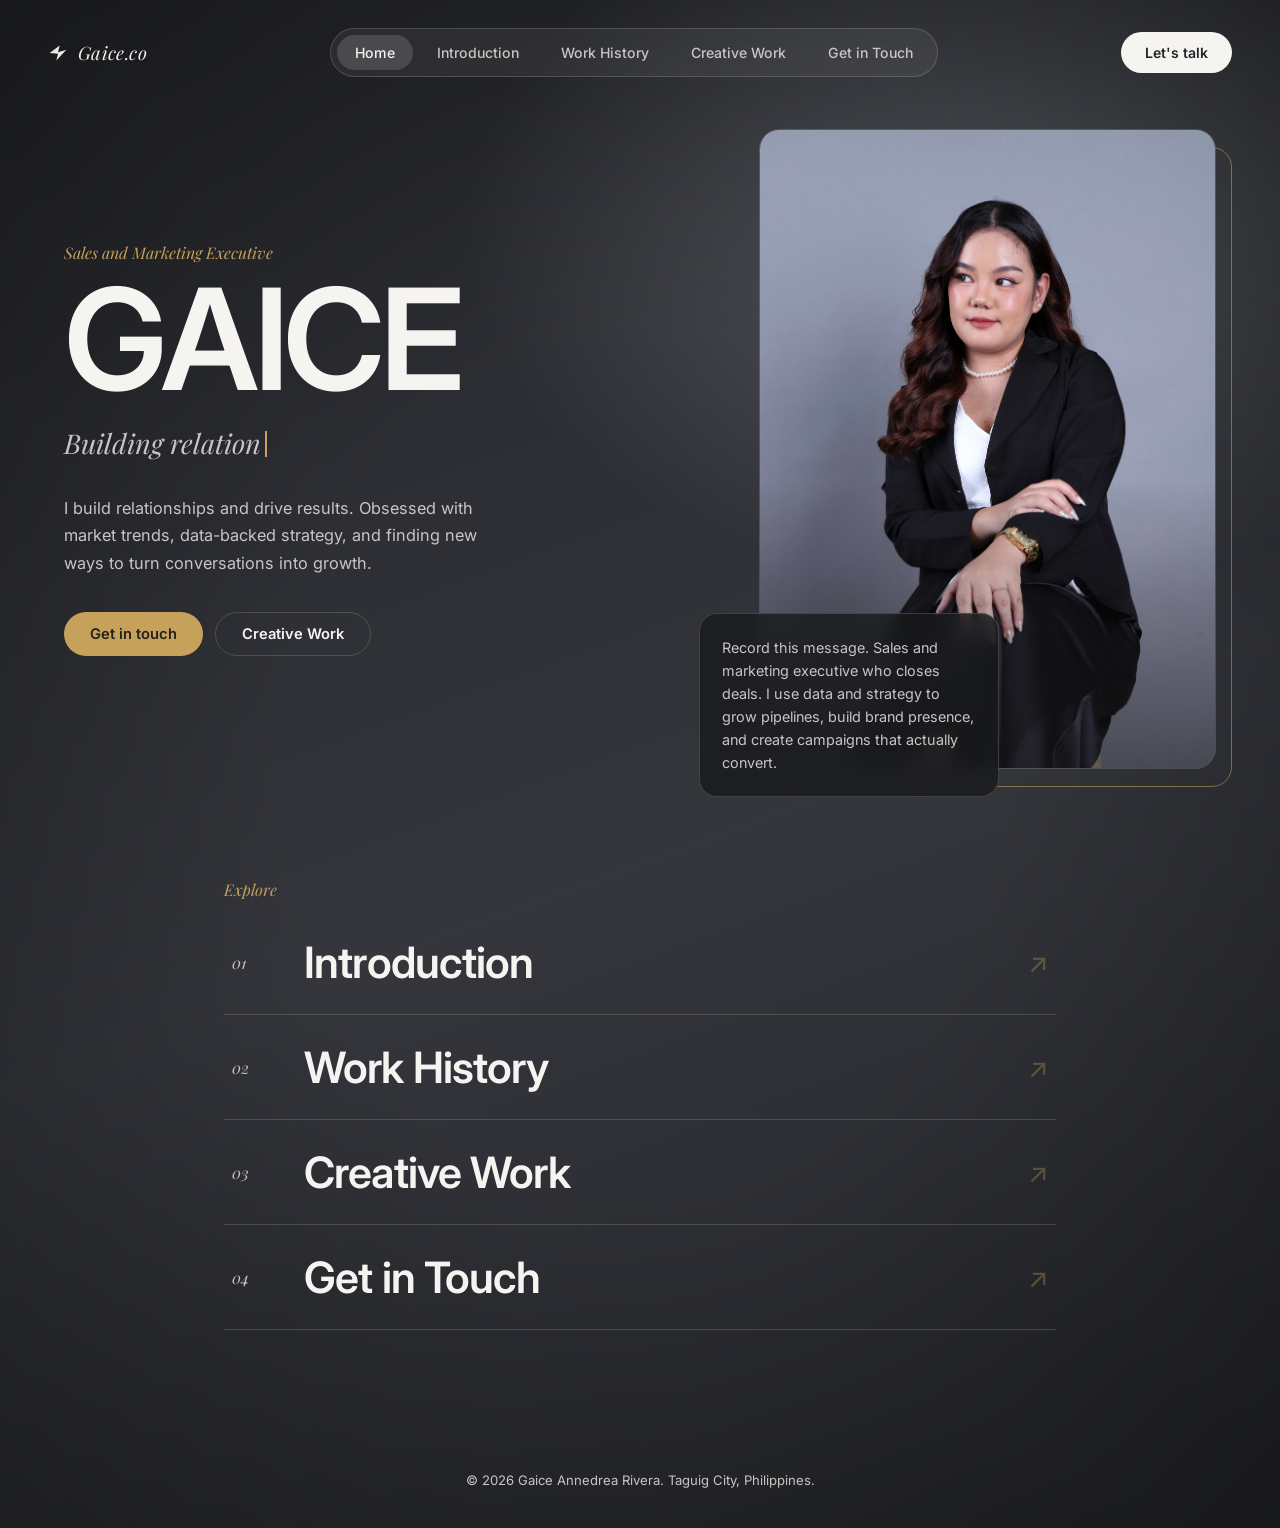
<file: index.html>
<!DOCTYPE html>
<html lang="en">
<head>
<meta charset="UTF-8">
<meta name="viewport" content="width=device-width, initial-scale=1.0">
<title>Gaice — Sales and Marketing Executive</title>
<link rel="preconnect" href="https://fonts.googleapis.com">
<link href="https://fonts.googleapis.com/css2?family=Playfair+Display:ital,wght@0,500;0,600;1,500;1,600&family=Inter:wght@400;500;600&display=swap" rel="stylesheet">
<link rel="stylesheet" href="css/styles.css">
<style>
/* =====================================================================
   SHARED "CREATIVE WORK" LOOK — used by Home, Introduction,
   Work History and Get in Touch (appended; nothing above was removed)
   ===================================================================== */

/* sections sit in a centred column */
.page > section{ width:100%; max-width:960px; align-self:center; }

/* scroll-reveal (only when JS is on) */
.js .reveal{ opacity:0; transform:translateY(24px); transition:opacity .8s ease, transform .8s cubic-bezier(.2,.8,.2,1); transition-delay:var(--d,0ms); }
.js .reveal.in{ opacity:1; transform:none; }

/* animated heading: letters rise in, then wave in gold */
.fx-heading{ font-size:clamp(2.6rem,7vw,5.2rem); line-height:1.05; letter-spacing:-0.03em; font-weight:600; max-width:none; margin-bottom:10px; }
.fx-heading .w{ display:inline-block; white-space:nowrap; }
.fx-heading .ch{
  display:inline-block;
  animation: ch-rise .9s cubic-bezier(.2,.8,.2,1) both, ch-wave 3.8s ease-in-out infinite;
  animation-delay: calc(var(--i) * 55ms), calc(1.2s + var(--i) * 140ms);
}
.fx-heading .amp{ font-family:'Playfair Display', serif; font-style:italic; font-weight:500; color:var(--accent); }
@keyframes ch-rise{ from{ opacity:0; transform:translateY(.6em) rotate(6deg); filter:blur(8px); } to{ opacity:1; transform:none; filter:none; } }
@keyframes ch-wave{ 0%,100%{ transform:translateY(0); } 50%{ transform:translateY(-.12em); color:var(--accent); } }
.section-sub{ font-family:'Playfair Display', serif; font-style:italic; font-size:clamp(1.2rem,2.2vw,1.6rem); color:var(--ink-dim); margin-bottom:56px; }

/* large-text rows (same pattern as the work list) */
.rows{ display:flex; flex-direction:column; }
.row{
  display:grid; grid-template-columns:56px 1fr auto; align-items:center; gap:16px;
  width:100%; padding:26px 8px; background:none; border:none; border-bottom:1px solid var(--line);
  color:var(--ink); font:inherit; text-align:left; text-decoration:none; cursor:pointer;
  transition:opacity .3s ease;
}
.row:focus-visible{ outline:2px solid var(--accent); outline-offset:-2px; }
.row-index{ font-family:'Playfair Display', serif; font-style:italic; color:var(--ink-dim); font-size:1rem; }
.row-name{ font-size:clamp(1.5rem,3.4vw,2.7rem); font-weight:600; letter-spacing:-0.02em; transition:transform .4s cubic-bezier(.2,.8,.2,1), color .25s ease; overflow-wrap:anywhere; }
.row-arrow{ font-size:1.7rem; color:var(--accent); opacity:.35; transition:transform .35s ease, opacity .25s ease; }
.row:hover .row-name, .row:focus-visible .row-name{ transform:translateX(16px); color:var(--accent); }
.row:hover .row-arrow, .row:focus-visible .row-arrow{ opacity:1; transform:translate(4px,-4px); }
.rows:hover .row:not(:hover), .rows:hover .job:not(:hover){ opacity:.4; }

/* ---------- HOME ---------- */
.home{
  display:grid; grid-template-columns:1.1fr .9fr; gap:48px; align-items:center;
  width:100%; max-width:1280px; align-self:center; padding:24px 64px 0; min-height:640px;
  position:relative; z-index:2;
}
.home-name{ font-size:clamp(4.2rem,11vw,9rem); font-weight:600; letter-spacing:-0.04em; line-height:.95; text-transform:uppercase; margin:8px 0 18px; }
.home-typed{ font-family:'Playfair Display', serif; font-style:italic; font-size:clamp(1.2rem,2.4vw,1.7rem); color:var(--ink-dim); min-height:1.6em; }
.caret{ display:inline-block; width:2px; height:.95em; margin-left:4px; vertical-align:-0.1em; background:var(--accent); animation:caret-blink 1s steps(1) infinite; }
@keyframes caret-blink{ 50%{ opacity:0; } }
.home-intro{ max-width:440px; font-size:1.02rem; line-height:1.7; color:var(--ink-dim); margin:26px 0 34px; }
.home-actions{ display:flex; flex-wrap:wrap; gap:12px; }
.ghost{
  display:inline-block; color:var(--ink); text-decoration:none; font-weight:600; font-size:.92rem;
  padding:12px 26px; border-radius:999px; border:1px solid var(--line); transition:background .2s ease, transform .2s ease;
}
.ghost:hover{ background:rgba(255,255,255,.08); transform:translateY(-1px); }
.home-portrait{ position:relative; height:min(72vh,640px); min-height:420px; }
.portrait-frame2{ position:absolute; inset:0 0 0 8%; border-radius:20px; overflow:hidden; border:1px solid var(--line); transition:transform .25s ease-out; }
.portrait-frame2::before{ content:""; position:absolute; inset:0; z-index:2; pointer-events:none; background:linear-gradient(180deg, rgba(35,36,40,0) 55%, rgba(24,25,28,.55) 100%); }
.portrait-frame2 img{ width:100%; height:100%; object-fit:cover; object-position:50% 12%; display:block; filter:saturate(1.05) contrast(1.03); }
.home-portrait::after{ content:""; position:absolute; inset:18px -16px -18px calc(8% + 16px); border:1px solid rgba(198,161,91,.55); border-radius:20px; z-index:-1; }
.home-card{
  position:absolute; left:-4%; bottom:-28px; max-width:300px; z-index:3;
  background:rgba(24,25,28,.78); backdrop-filter:blur(10px); border:1px solid var(--line); border-radius:18px; padding:22px;
  font-size:.9rem; line-height:1.6; color:var(--ink-dim);
  animation:float 6s ease-in-out infinite;
}
@keyframes float{ 0%,100%{ transform:translateY(0); } 50%{ transform:translateY(-8px); } }

/* ---------- INTRODUCTION ---------- */
.bio p{ font-size:clamp(1.05rem,1.7vw,1.3rem); line-height:1.75; color:var(--ink-dim); margin-bottom:22px; max-width:820px; }
.bio p:first-child{ color:var(--ink); }
.skill-row{ grid-template-columns:56px minmax(150px,.9fr) 2fr; cursor:default; }
.skill-row .row-name{ font-size:clamp(1.2rem,2.2vw,1.7rem); }
.chips{ display:flex; flex-wrap:wrap; gap:8px; }
.chips span{ font-size:.82rem; padding:6px 14px; border-radius:999px; background:rgba(255,255,255,.06); border:1px solid var(--line); color:var(--ink); transition:border-color .25s ease, color .25s ease; }
.skill-row:hover .chips span{ border-color:rgba(198,161,91,.6); }
.marquee{ overflow:hidden; border-block:1px solid var(--line); padding:20px 0; -webkit-mask-image:linear-gradient(90deg,transparent,#000 8%,#000 92%,transparent); mask-image:linear-gradient(90deg,transparent,#000 8%,#000 92%,transparent); }
.marquee-track{ display:flex; width:max-content; animation:marq 38s linear infinite; }
.marquee:hover .marquee-track{ animation-play-state:paused; }
.marquee-set{ display:flex; gap:48px; padding-right:48px; flex:none; }
.marquee-set span{ font-family:'Playfair Display', serif; font-style:italic; font-size:clamp(1.2rem,2.4vw,1.8rem); white-space:nowrap; color:var(--ink-dim); }
.marquee-set span::after{ content:"✦"; font-style:normal; color:var(--accent); margin-left:48px; }
@keyframes marq{ to{ transform:translateX(-50%); } }

/* ---------- WORK HISTORY ---------- */
.job{ border-bottom:1px solid var(--line); transition:opacity .3s ease; }
.job .row{ border-bottom:none; grid-template-columns:56px 1fr auto 28px; }
.job-main{ display:flex; flex-direction:column; gap:6px; }
.job-role{ color:var(--ink-dim); font-size:1rem; }
.job-date{ font-family:'Playfair Display', serif; font-style:italic; color:var(--ink-dim); white-space:nowrap; display:flex; align-items:center; gap:10px; }
.pulse{ width:8px; height:8px; border-radius:50%; background:var(--accent); box-shadow:0 0 0 0 rgba(198,161,91,.6); animation:pulse 2s infinite; }
@keyframes pulse{ 70%{ box-shadow:0 0 0 10px rgba(198,161,91,0); } 100%{ box-shadow:0 0 0 0 rgba(198,161,91,0); } }
.job-plus{ font-size:1.6rem; color:var(--accent); transition:transform .35s ease; text-align:center; }
.job.open .job-plus{ transform:rotate(45deg); }
.job-body{ display:grid; grid-template-rows:0fr; transition:grid-template-rows .5s cubic-bezier(.2,.8,.2,1); }
.job.open .job-body{ grid-template-rows:1fr; }
.job-body > div{ overflow:hidden; }
.job-body ul{ list-style:none; padding:4px 8px 30px 72px; display:flex; flex-direction:column; gap:12px; }
.job-body li{ position:relative; padding-left:26px; color:var(--ink-dim); line-height:1.6; font-size:.98rem; }
.job-body li::before{ content:""; position:absolute; left:0; top:.8em; width:14px; height:1px; background:var(--accent); }

/* ---------- CONTACT ---------- */
.lead2{ max-width:560px; color:var(--ink-dim); font-size:1.05rem; line-height:1.7; margin-bottom:44px; }
.contact-row{ grid-template-columns:120px 1fr auto; }
.contact-row .row-index{ text-transform:uppercase; letter-spacing:.08em; font-family:'Inter',sans-serif; font-style:normal; font-size:.74rem; color:var(--accent); }
.contact-row .row-name{ font-size:clamp(1.15rem,2.7vw,2.1rem); }

/* ---------- responsive ---------- */
@media (max-width:1000px){
  .home{ grid-template-columns:1fr; padding:24px 24px 0; text-align:left; }
  .home-portrait{ order:-1; height:380px; min-height:0; margin-bottom:40px; }
  .home-card{ left:8px; bottom:-24px; }
  .row{ grid-template-columns:36px 1fr auto; padding:22px 4px; }
  .skill-row{ grid-template-columns:36px 1fr; }
  .skill-row .chips{ grid-column:2; }
  .job .row{ grid-template-columns:36px 1fr 24px; }
  .job-date{ grid-column:2; grid-row:2; font-size:.9rem; }
  .job-body ul{ padding-left:44px; }
  .contact-row{ grid-template-columns:1fr auto; }
  .contact-row .row-index{ grid-column:1 / -1; }
}
@media (prefers-reduced-motion:reduce){
  .fx-heading .ch, .home-card, .marquee-track, .pulse, .caret{ animation:none !important; }
  .js .reveal{ opacity:1; transform:none; transition:none; }
}

@media (max-width:640px){
  nav{ padding:16px 16px; }
  .nav-pill{ gap:2px; padding:4px; }
  .nav-pill a{ padding:8px 10px; font-size:.74rem; }
  .logo{ font-size:1rem; }
  .talk-btn{ padding:10px 16px; font-size:.8rem; }
  .home-portrait::after{ inset:14px 0 -14px 14px; }
  .portrait-frame2{ inset:0 14px 0 0; }
  .home-card{ max-width:240px; font-size:.82rem; padding:16px; }
  section{ padding:56px 20px; }
}

</style>
<script>document.documentElement.classList.add('js')</script>
</head>
<body>
<div class="page">

  <nav>
    <div class="logo">
      <svg viewBox="0 0 24 24" fill="currentColor"><path d="M2 12 L14 3 L12 11 L22 8 L10 21 L12 13 Z"/></svg>
      Gaice.co
    </div>
    <div class="nav-pill">
      <a href="index.html" class="active">Home</a>
      <a href="introduction.html">Introduction</a>
      <a href="work-history.html">Work History</a>
      <a href="selected-work.html">Creative Work</a>
      <a href="contact.html">Get in Touch</a>
    </div>
    <a href="contact.html" class="talk-btn" style="text-decoration:none;display:inline-block;">Let's talk</a>
  </nav>

<main class="home">
  <div class="home-left">
    <div class="section-label">Sales and Marketing Executive</div>
    <h1 class="home-name fx-heading" data-fx>Gaice</h1>
    <p class="home-typed"><span id="typed" data-words="Building relationships.|Driving results.|Turning conversations into growth."></span><span class="caret"></span></p>
    <p class="home-intro">I build relationships and drive results. Obsessed with market trends, data-backed strategy, and finding new ways to turn conversations into growth.</p>
    <div class="home-actions">
      <a href="contact.html" class="cta">Get in touch</a>
      <a href="selected-work.html" class="ghost">Creative Work</a>
    </div>
  </div>

  <div class="home-portrait">
    <div class="portrait-frame2">
      <img src="[data-uri]" alt="Gaice Annedrea Rivera">
    </div>
    <div class="home-card">Record this message. Sales and marketing executive who closes deals. I use data and strategy to grow pipelines, build brand presence, and create campaigns that actually convert.</div>
  </div>
</main>

<section id="explore">
  <div class="section-label">Explore</div>
  <div class="rows">
      <a class="row reveal" href="introduction.html">
        <span class="row-index">01</span>
        <span class="row-name">Introduction</span>
        <span class="row-arrow" aria-hidden="true">↗</span>
      </a>
      <a class="row reveal" href="work-history.html">
        <span class="row-index">02</span>
        <span class="row-name">Work History</span>
        <span class="row-arrow" aria-hidden="true">↗</span>
      </a>
      <a class="row reveal" href="selected-work.html">
        <span class="row-index">03</span>
        <span class="row-name">Creative Work</span>
        <span class="row-arrow" aria-hidden="true">↗</span>
      </a>
      <a class="row reveal" href="contact.html">
        <span class="row-index">04</span>
        <span class="row-name">Get in Touch</span>
        <span class="row-arrow" aria-hidden="true">↗</span>
      </a>
  </div>
</section>

<footer>© 2026 Gaice Annedrea Rivera. Taguig City, Philippines.</footer>

</div>
<script>
(function () {
  var reduce = window.matchMedia && window.matchMedia('(prefers-reduced-motion: reduce)').matches;

  // 1. animated headings: split into letters
  document.querySelectorAll('[data-fx]').forEach(function (h) {
    var text = h.textContent.trim(), i = 0, out = '';
    h.setAttribute('aria-label', text);
    text.split(' ').forEach(function (word, wi, arr) {
      out += '<span class="w" aria-hidden="true">';
      word.split('').forEach(function (c) {
        out += '<span class="ch' + (c === '&' ? ' amp' : '') + '" style="--i:' + (i++) + '">' + (c === '&' ? '&amp;' : c) + '</span>';
      });
      out += '</span>';
      if (wi < arr.length - 1) { out += ' '; i++; }
    });
    h.innerHTML = out;
  });

  // 2. typing line (data-words="one|two|three")
  var typed = document.getElementById('typed');
  if (typed) {
    var words = (typed.getAttribute('data-words') || '').split('|');
    if (reduce) { typed.textContent = words.join(' '); }
    else {
      var w = 0, c = 0, del = false;
      (function tick() {
        var word = words[w];
        c += del ? -1 : 1;
        typed.textContent = word.slice(0, c);
        var d = del ? 40 : 85;
        if (!del && c === word.length) { del = true; d = 1700; }
        else if (del && c === 0) { del = false; w = (w + 1) % words.length; d = 350; }
        setTimeout(tick, d);
      })();
    }
  }

  // 3. scroll reveal
  var items = document.querySelectorAll('.reveal');
  document.querySelectorAll('.rows, .bio, .home-actions').forEach(function (g) {
    g.querySelectorAll('.reveal').forEach(function (el, k) { el.style.setProperty('--d', (k * 90) + 'ms'); });
  });
  if ('IntersectionObserver' in window && !reduce) {
    var io = new IntersectionObserver(function (es) {
      es.forEach(function (e) { if (e.isIntersecting) { e.target.classList.add('in'); io.unobserve(e.target); } });
    }, { threshold: 0.12 });
    items.forEach(function (el) { io.observe(el); });
  } else { items.forEach(function (el) { el.classList.add('in'); }); }

  // 4. work-history accordion (one open at a time)
  var jobs = document.querySelectorAll('.job');
  jobs.forEach(function (job) {
    var head = job.querySelector('.row');
    head.addEventListener('click', function () {
      var open = !job.classList.contains('open');
      jobs.forEach(function (j) { j.classList.remove('open'); j.querySelector('.row').setAttribute('aria-expanded', 'false'); });
      if (open) { job.classList.add('open'); head.setAttribute('aria-expanded', 'true'); }
    });
  });

  // 5. portrait follows the cursor a little
  var frame = document.querySelector('.portrait-frame2');
  if (frame && !reduce && window.matchMedia('(hover: hover)').matches) {
    window.addEventListener('mousemove', function (e) {
      var x = (e.clientX / window.innerWidth - 0.5) * 14, y = (e.clientY / window.innerHeight - 0.5) * 10;
      frame.style.transform = 'translate(' + x.toFixed(1) + 'px,' + y.toFixed(1) + 'px)';
    });
  }
})();

</script>
</body>
</html>
</file>
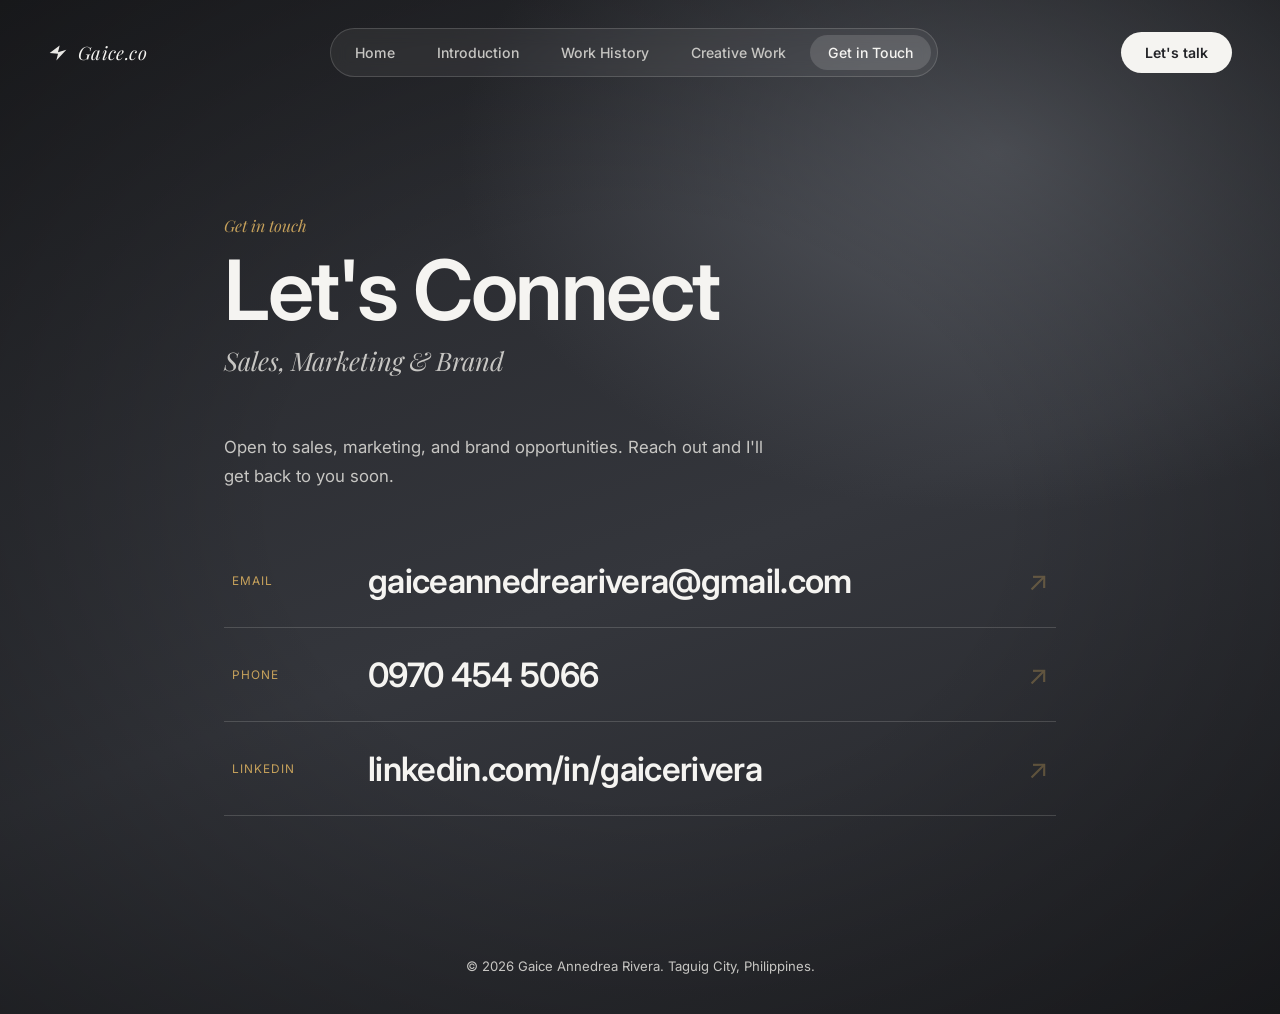
<file: contact.html>
<!DOCTYPE html>
<html lang="en">
<head>
<meta charset="UTF-8">
<meta name="viewport" content="width=device-width, initial-scale=1.0">
<title>Get in Touch — Gaice</title>
<link rel="preconnect" href="https://fonts.googleapis.com">
<link href="https://fonts.googleapis.com/css2?family=Playfair+Display:ital,wght@0,500;0,600;1,500;1,600&family=Inter:wght@400;500;600&display=swap" rel="stylesheet">
<link rel="stylesheet" href="css/styles.css">
<style>
/* =====================================================================
   SHARED "CREATIVE WORK" LOOK — used by Home, Introduction,
   Work History and Get in Touch (appended; nothing above was removed)
   ===================================================================== */

/* sections sit in a centred column */
.page > section{ width:100%; max-width:960px; align-self:center; }

/* scroll-reveal (only when JS is on) */
.js .reveal{ opacity:0; transform:translateY(24px); transition:opacity .8s ease, transform .8s cubic-bezier(.2,.8,.2,1); transition-delay:var(--d,0ms); }
.js .reveal.in{ opacity:1; transform:none; }

/* animated heading: letters rise in, then wave in gold */
.fx-heading{ font-size:clamp(2.6rem,7vw,5.2rem); line-height:1.05; letter-spacing:-0.03em; font-weight:600; max-width:none; margin-bottom:10px; }
.fx-heading .w{ display:inline-block; white-space:nowrap; }
.fx-heading .ch{
  display:inline-block;
  animation: ch-rise .9s cubic-bezier(.2,.8,.2,1) both, ch-wave 3.8s ease-in-out infinite;
  animation-delay: calc(var(--i) * 55ms), calc(1.2s + var(--i) * 140ms);
}
.fx-heading .amp{ font-family:'Playfair Display', serif; font-style:italic; font-weight:500; color:var(--accent); }
@keyframes ch-rise{ from{ opacity:0; transform:translateY(.6em) rotate(6deg); filter:blur(8px); } to{ opacity:1; transform:none; filter:none; } }
@keyframes ch-wave{ 0%,100%{ transform:translateY(0); } 50%{ transform:translateY(-.12em); color:var(--accent); } }
.section-sub{ font-family:'Playfair Display', serif; font-style:italic; font-size:clamp(1.2rem,2.2vw,1.6rem); color:var(--ink-dim); margin-bottom:56px; }

/* large-text rows (same pattern as the work list) */
.rows{ display:flex; flex-direction:column; }
.row{
  display:grid; grid-template-columns:56px 1fr auto; align-items:center; gap:16px;
  width:100%; padding:26px 8px; background:none; border:none; border-bottom:1px solid var(--line);
  color:var(--ink); font:inherit; text-align:left; text-decoration:none; cursor:pointer;
  transition:opacity .3s ease;
}
.row:focus-visible{ outline:2px solid var(--accent); outline-offset:-2px; }
.row-index{ font-family:'Playfair Display', serif; font-style:italic; color:var(--ink-dim); font-size:1rem; }
.row-name{ font-size:clamp(1.5rem,3.4vw,2.7rem); font-weight:600; letter-spacing:-0.02em; transition:transform .4s cubic-bezier(.2,.8,.2,1), color .25s ease; overflow-wrap:anywhere; }
.row-arrow{ font-size:1.7rem; color:var(--accent); opacity:.35; transition:transform .35s ease, opacity .25s ease; }
.row:hover .row-name, .row:focus-visible .row-name{ transform:translateX(16px); color:var(--accent); }
.row:hover .row-arrow, .row:focus-visible .row-arrow{ opacity:1; transform:translate(4px,-4px); }
.rows:hover .row:not(:hover), .rows:hover .job:not(:hover){ opacity:.4; }

/* ---------- HOME ---------- */
.home{
  display:grid; grid-template-columns:1.1fr .9fr; gap:48px; align-items:center;
  width:100%; max-width:1280px; align-self:center; padding:24px 64px 0; min-height:640px;
  position:relative; z-index:2;
}
.home-name{ font-size:clamp(4.2rem,11vw,9rem); font-weight:600; letter-spacing:-0.04em; line-height:.95; text-transform:uppercase; margin:8px 0 18px; }
.home-typed{ font-family:'Playfair Display', serif; font-style:italic; font-size:clamp(1.2rem,2.4vw,1.7rem); color:var(--ink-dim); min-height:1.6em; }
.caret{ display:inline-block; width:2px; height:.95em; margin-left:4px; vertical-align:-0.1em; background:var(--accent); animation:caret-blink 1s steps(1) infinite; }
@keyframes caret-blink{ 50%{ opacity:0; } }
.home-intro{ max-width:440px; font-size:1.02rem; line-height:1.7; color:var(--ink-dim); margin:26px 0 34px; }
.home-actions{ display:flex; flex-wrap:wrap; gap:12px; }
.ghost{
  display:inline-block; color:var(--ink); text-decoration:none; font-weight:600; font-size:.92rem;
  padding:12px 26px; border-radius:999px; border:1px solid var(--line); transition:background .2s ease, transform .2s ease;
}
.ghost:hover{ background:rgba(255,255,255,.08); transform:translateY(-1px); }
.home-portrait{ position:relative; height:min(72vh,640px); min-height:420px; }
.portrait-frame2{ position:absolute; inset:0 0 0 8%; border-radius:20px; overflow:hidden; border:1px solid var(--line); transition:transform .25s ease-out; }
.portrait-frame2::before{ content:""; position:absolute; inset:0; z-index:2; pointer-events:none; background:linear-gradient(180deg, rgba(35,36,40,0) 55%, rgba(24,25,28,.55) 100%); }
.portrait-frame2 img{ width:100%; height:100%; object-fit:cover; object-position:50% 12%; display:block; filter:saturate(1.05) contrast(1.03); }
.home-portrait::after{ content:""; position:absolute; inset:18px -16px -18px calc(8% + 16px); border:1px solid rgba(198,161,91,.55); border-radius:20px; z-index:-1; }
.home-card{
  position:absolute; left:-4%; bottom:-28px; max-width:300px; z-index:3;
  background:rgba(24,25,28,.78); backdrop-filter:blur(10px); border:1px solid var(--line); border-radius:18px; padding:22px;
  font-size:.9rem; line-height:1.6; color:var(--ink-dim);
  animation:float 6s ease-in-out infinite;
}
@keyframes float{ 0%,100%{ transform:translateY(0); } 50%{ transform:translateY(-8px); } }

/* ---------- INTRODUCTION ---------- */
.bio p{ font-size:clamp(1.05rem,1.7vw,1.3rem); line-height:1.75; color:var(--ink-dim); margin-bottom:22px; max-width:820px; }
.bio p:first-child{ color:var(--ink); }
.skill-row{ grid-template-columns:56px minmax(150px,.9fr) 2fr; cursor:default; }
.skill-row .row-name{ font-size:clamp(1.2rem,2.2vw,1.7rem); }
.chips{ display:flex; flex-wrap:wrap; gap:8px; }
.chips span{ font-size:.82rem; padding:6px 14px; border-radius:999px; background:rgba(255,255,255,.06); border:1px solid var(--line); color:var(--ink); transition:border-color .25s ease, color .25s ease; }
.skill-row:hover .chips span{ border-color:rgba(198,161,91,.6); }
.marquee{ overflow:hidden; border-block:1px solid var(--line); padding:20px 0; -webkit-mask-image:linear-gradient(90deg,transparent,#000 8%,#000 92%,transparent); mask-image:linear-gradient(90deg,transparent,#000 8%,#000 92%,transparent); }
.marquee-track{ display:flex; width:max-content; animation:marq 38s linear infinite; }
.marquee:hover .marquee-track{ animation-play-state:paused; }
.marquee-set{ display:flex; gap:48px; padding-right:48px; flex:none; }
.marquee-set span{ font-family:'Playfair Display', serif; font-style:italic; font-size:clamp(1.2rem,2.4vw,1.8rem); white-space:nowrap; color:var(--ink-dim); }
.marquee-set span::after{ content:"✦"; font-style:normal; color:var(--accent); margin-left:48px; }
@keyframes marq{ to{ transform:translateX(-50%); } }

/* ---------- WORK HISTORY ---------- */
.job{ border-bottom:1px solid var(--line); transition:opacity .3s ease; }
.job .row{ border-bottom:none; grid-template-columns:56px 1fr auto 28px; }
.job-main{ display:flex; flex-direction:column; gap:6px; }
.job-role{ color:var(--ink-dim); font-size:1rem; }
.job-date{ font-family:'Playfair Display', serif; font-style:italic; color:var(--ink-dim); white-space:nowrap; display:flex; align-items:center; gap:10px; }
.pulse{ width:8px; height:8px; border-radius:50%; background:var(--accent); box-shadow:0 0 0 0 rgba(198,161,91,.6); animation:pulse 2s infinite; }
@keyframes pulse{ 70%{ box-shadow:0 0 0 10px rgba(198,161,91,0); } 100%{ box-shadow:0 0 0 0 rgba(198,161,91,0); } }
.job-plus{ font-size:1.6rem; color:var(--accent); transition:transform .35s ease; text-align:center; }
.job.open .job-plus{ transform:rotate(45deg); }
.job-body{ display:grid; grid-template-rows:0fr; transition:grid-template-rows .5s cubic-bezier(.2,.8,.2,1); }
.job.open .job-body{ grid-template-rows:1fr; }
.job-body > div{ overflow:hidden; }
.job-body ul{ list-style:none; padding:4px 8px 30px 72px; display:flex; flex-direction:column; gap:12px; }
.job-body li{ position:relative; padding-left:26px; color:var(--ink-dim); line-height:1.6; font-size:.98rem; }
.job-body li::before{ content:""; position:absolute; left:0; top:.8em; width:14px; height:1px; background:var(--accent); }

/* ---------- CONTACT ---------- */
.lead2{ max-width:560px; color:var(--ink-dim); font-size:1.05rem; line-height:1.7; margin-bottom:44px; }
.contact-row{ grid-template-columns:120px 1fr auto; }
.contact-row .row-index{ text-transform:uppercase; letter-spacing:.08em; font-family:'Inter',sans-serif; font-style:normal; font-size:.74rem; color:var(--accent); }
.contact-row .row-name{ font-size:clamp(1.15rem,2.7vw,2.1rem); }

/* ---------- responsive ---------- */
@media (max-width:1000px){
  .home{ grid-template-columns:1fr; padding:24px 24px 0; text-align:left; }
  .home-portrait{ order:-1; height:380px; min-height:0; margin-bottom:40px; }
  .home-card{ left:8px; bottom:-24px; }
  .row{ grid-template-columns:36px 1fr auto; padding:22px 4px; }
  .skill-row{ grid-template-columns:36px 1fr; }
  .skill-row .chips{ grid-column:2; }
  .job .row{ grid-template-columns:36px 1fr 24px; }
  .job-date{ grid-column:2; grid-row:2; font-size:.9rem; }
  .job-body ul{ padding-left:44px; }
  .contact-row{ grid-template-columns:1fr auto; }
  .contact-row .row-index{ grid-column:1 / -1; }
}
@media (prefers-reduced-motion:reduce){
  .fx-heading .ch, .home-card, .marquee-track, .pulse, .caret{ animation:none !important; }
  .js .reveal{ opacity:1; transform:none; transition:none; }
}

@media (max-width:640px){
  nav{ padding:16px 16px; }
  .nav-pill{ gap:2px; padding:4px; }
  .nav-pill a{ padding:8px 10px; font-size:.74rem; }
  .logo{ font-size:1rem; }
  .talk-btn{ padding:10px 16px; font-size:.8rem; }
  .home-portrait::after{ inset:14px 0 -14px 14px; }
  .portrait-frame2{ inset:0 14px 0 0; }
  .home-card{ max-width:240px; font-size:.82rem; padding:16px; }
  section{ padding:56px 20px; }
}

</style>
<script>document.documentElement.classList.add('js')</script>
</head>
<body>
<div class="page">

  <nav>
    <div class="logo">
      <svg viewBox="0 0 24 24" fill="currentColor"><path d="M2 12 L14 3 L12 11 L22 8 L10 21 L12 13 Z"/></svg>
      Gaice.co
    </div>
    <div class="nav-pill">
      <a href="index.html">Home</a>
      <a href="introduction.html">Introduction</a>
      <a href="work-history.html">Work History</a>
      <a href="selected-work.html">Creative Work</a>
      <a href="contact.html" class="active">Get in Touch</a>
    </div>
    <a href="contact.html" class="talk-btn" style="text-decoration:none;display:inline-block;">Let's talk</a>
  </nav>

<section id="reach">
  <div class="section-label">Get in touch</div>
  <h2 class="section-title fx-heading" data-fx>Let's Connect</h2>
  <p class="section-sub">Sales, Marketing &amp; Brand</p>
  <p class="lead2 reveal">Open to sales, marketing, and brand opportunities. Reach out and I'll get back to you soon.</p>
  <div class="rows">
      <a class="row contact-row reveal" href="mailto:gaiceannedrearivera@gmail.com">
        <span class="row-index">Email</span>
        <span class="row-name">gaiceannedrearivera@gmail.com</span>
        <span class="row-arrow" aria-hidden="true">↗</span>
      </a>
      <a class="row contact-row reveal" href="tel:+639704545066">
        <span class="row-index">Phone</span>
        <span class="row-name">0970 454 5066</span>
        <span class="row-arrow" aria-hidden="true">↗</span>
      </a>
      <a class="row contact-row reveal" href="https://www.linkedin.com/in/gaicerivera" target="_blank" rel="noopener">
        <span class="row-index">LinkedIn</span>
        <span class="row-name">linkedin.com/in/gaicerivera</span>
        <span class="row-arrow" aria-hidden="true">↗</span>
      </a>
  </div>
</section>

<footer>© 2026 Gaice Annedrea Rivera. Taguig City, Philippines.</footer>

</div>
<script>
(function () {
  var reduce = window.matchMedia && window.matchMedia('(prefers-reduced-motion: reduce)').matches;

  // 1. animated headings: split into letters
  document.querySelectorAll('[data-fx]').forEach(function (h) {
    var text = h.textContent.trim(), i = 0, out = '';
    h.setAttribute('aria-label', text);
    text.split(' ').forEach(function (word, wi, arr) {
      out += '<span class="w" aria-hidden="true">';
      word.split('').forEach(function (c) {
        out += '<span class="ch' + (c === '&' ? ' amp' : '') + '" style="--i:' + (i++) + '">' + (c === '&' ? '&amp;' : c) + '</span>';
      });
      out += '</span>';
      if (wi < arr.length - 1) { out += ' '; i++; }
    });
    h.innerHTML = out;
  });

  // 2. typing line (data-words="one|two|three")
  var typed = document.getElementById('typed');
  if (typed) {
    var words = (typed.getAttribute('data-words') || '').split('|');
    if (reduce) { typed.textContent = words.join(' '); }
    else {
      var w = 0, c = 0, del = false;
      (function tick() {
        var word = words[w];
        c += del ? -1 : 1;
        typed.textContent = word.slice(0, c);
        var d = del ? 40 : 85;
        if (!del && c === word.length) { del = true; d = 1700; }
        else if (del && c === 0) { del = false; w = (w + 1) % words.length; d = 350; }
        setTimeout(tick, d);
      })();
    }
  }

  // 3. scroll reveal
  var items = document.querySelectorAll('.reveal');
  document.querySelectorAll('.rows, .bio, .home-actions').forEach(function (g) {
    g.querySelectorAll('.reveal').forEach(function (el, k) { el.style.setProperty('--d', (k * 90) + 'ms'); });
  });
  if ('IntersectionObserver' in window && !reduce) {
    var io = new IntersectionObserver(function (es) {
      es.forEach(function (e) { if (e.isIntersecting) { e.target.classList.add('in'); io.unobserve(e.target); } });
    }, { threshold: 0.12 });
    items.forEach(function (el) { io.observe(el); });
  } else { items.forEach(function (el) { el.classList.add('in'); }); }

  // 4. work-history accordion (one open at a time)
  var jobs = document.querySelectorAll('.job');
  jobs.forEach(function (job) {
    var head = job.querySelector('.row');
    head.addEventListener('click', function () {
      var open = !job.classList.contains('open');
      jobs.forEach(function (j) { j.classList.remove('open'); j.querySelector('.row').setAttribute('aria-expanded', 'false'); });
      if (open) { job.classList.add('open'); head.setAttribute('aria-expanded', 'true'); }
    });
  });

  // 5. portrait follows the cursor a little
  var frame = document.querySelector('.portrait-frame2');
  if (frame && !reduce && window.matchMedia('(hover: hover)').matches) {
    window.addEventListener('mousemove', function (e) {
      var x = (e.clientX / window.innerWidth - 0.5) * 14, y = (e.clientY / window.innerHeight - 0.5) * 10;
      frame.style.transform = 'translate(' + x.toFixed(1) + 'px,' + y.toFixed(1) + 'px)';
    });
  }
})();

</script>
</body>
</html>
</file>
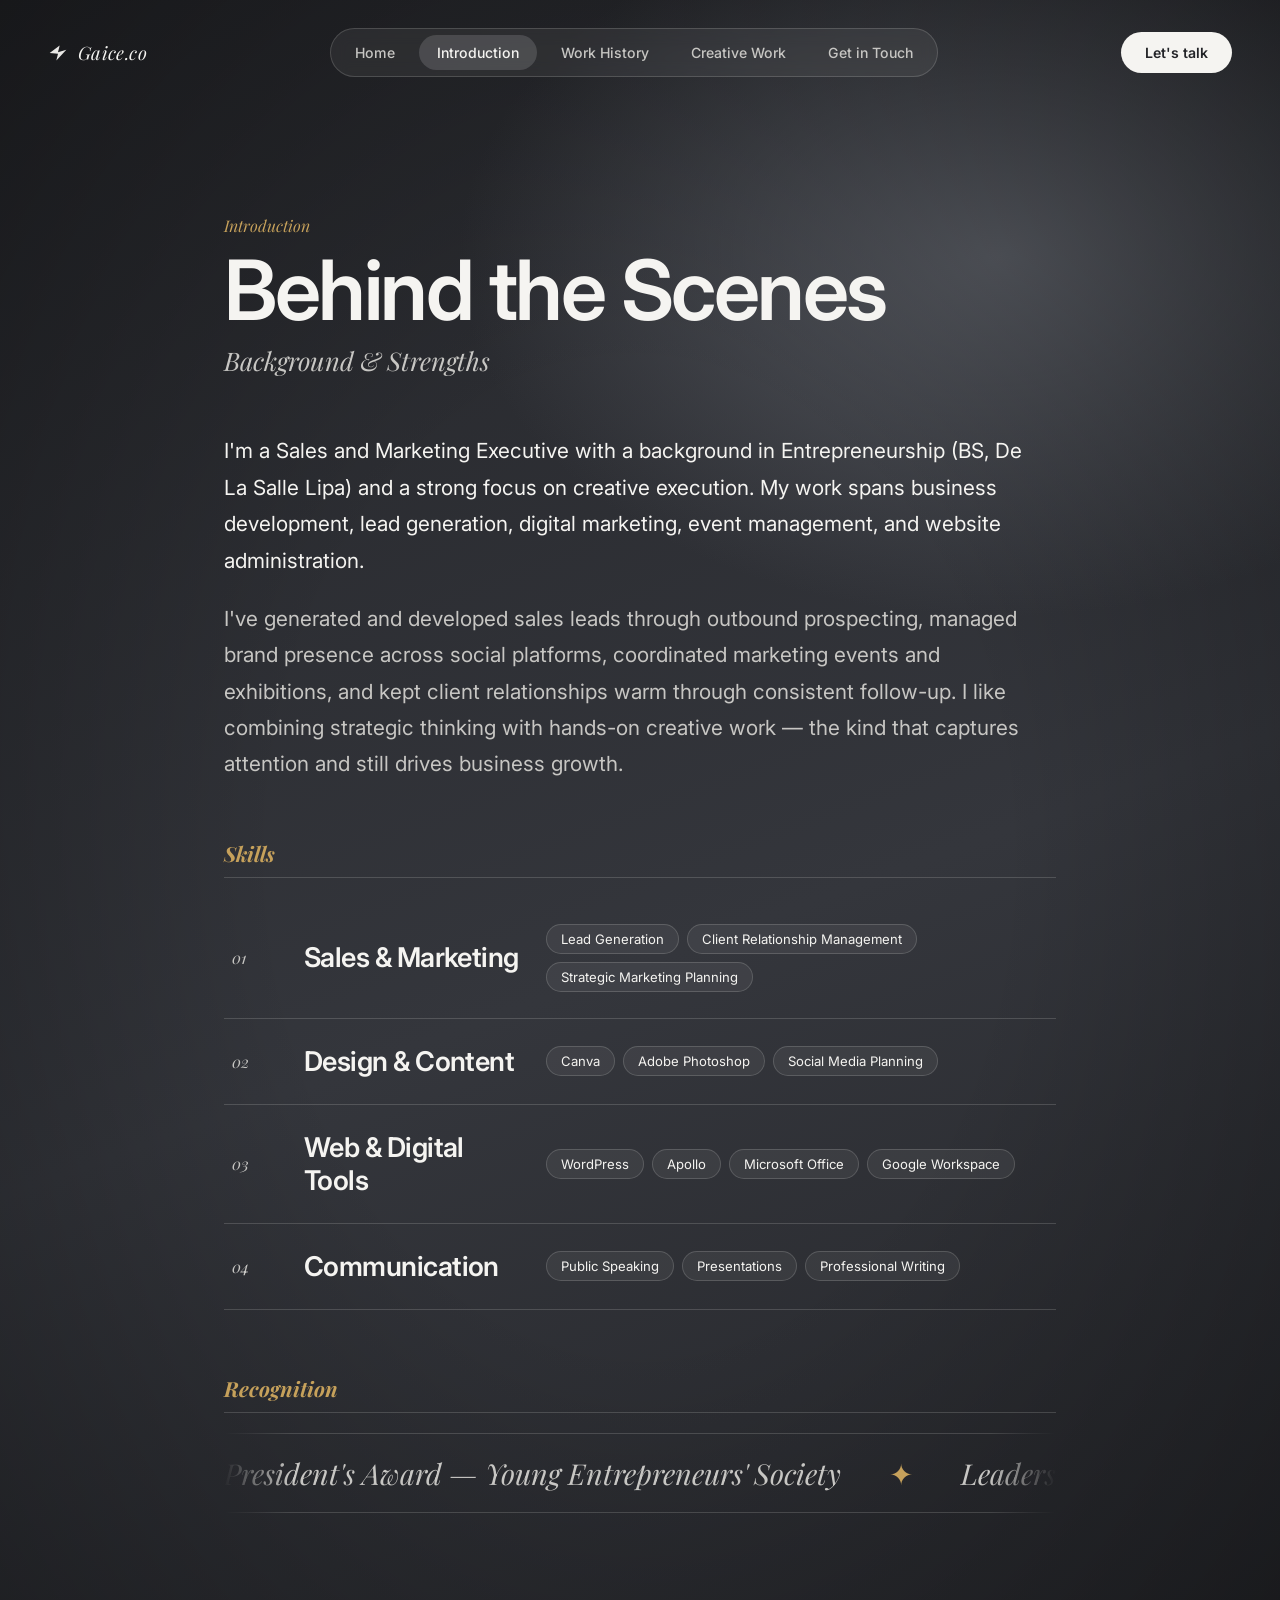
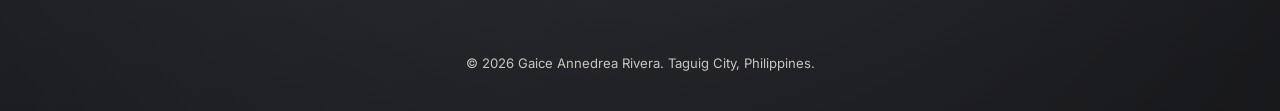
<file: introduction.html>
<!DOCTYPE html>
<html lang="en">
<head>
<meta charset="UTF-8">
<meta name="viewport" content="width=device-width, initial-scale=1.0">
<title>Introduction — Gaice</title>
<link rel="preconnect" href="https://fonts.googleapis.com">
<link href="https://fonts.googleapis.com/css2?family=Playfair+Display:ital,wght@0,500;0,600;1,500;1,600&family=Inter:wght@400;500;600&display=swap" rel="stylesheet">
<link rel="stylesheet" href="css/styles.css">
<style>
/* =====================================================================
   SHARED "CREATIVE WORK" LOOK — used by Home, Introduction,
   Work History and Get in Touch (appended; nothing above was removed)
   ===================================================================== */

/* sections sit in a centred column */
.page > section{ width:100%; max-width:960px; align-self:center; }

/* scroll-reveal (only when JS is on) */
.js .reveal{ opacity:0; transform:translateY(24px); transition:opacity .8s ease, transform .8s cubic-bezier(.2,.8,.2,1); transition-delay:var(--d,0ms); }
.js .reveal.in{ opacity:1; transform:none; }

/* animated heading: letters rise in, then wave in gold */
.fx-heading{ font-size:clamp(2.6rem,7vw,5.2rem); line-height:1.05; letter-spacing:-0.03em; font-weight:600; max-width:none; margin-bottom:10px; }
.fx-heading .w{ display:inline-block; white-space:nowrap; }
.fx-heading .ch{
  display:inline-block;
  animation: ch-rise .9s cubic-bezier(.2,.8,.2,1) both, ch-wave 3.8s ease-in-out infinite;
  animation-delay: calc(var(--i) * 55ms), calc(1.2s + var(--i) * 140ms);
}
.fx-heading .amp{ font-family:'Playfair Display', serif; font-style:italic; font-weight:500; color:var(--accent); }
@keyframes ch-rise{ from{ opacity:0; transform:translateY(.6em) rotate(6deg); filter:blur(8px); } to{ opacity:1; transform:none; filter:none; } }
@keyframes ch-wave{ 0%,100%{ transform:translateY(0); } 50%{ transform:translateY(-.12em); color:var(--accent); } }
.section-sub{ font-family:'Playfair Display', serif; font-style:italic; font-size:clamp(1.2rem,2.2vw,1.6rem); color:var(--ink-dim); margin-bottom:56px; }

/* large-text rows (same pattern as the work list) */
.rows{ display:flex; flex-direction:column; }
.row{
  display:grid; grid-template-columns:56px 1fr auto; align-items:center; gap:16px;
  width:100%; padding:26px 8px; background:none; border:none; border-bottom:1px solid var(--line);
  color:var(--ink); font:inherit; text-align:left; text-decoration:none; cursor:pointer;
  transition:opacity .3s ease;
}
.row:focus-visible{ outline:2px solid var(--accent); outline-offset:-2px; }
.row-index{ font-family:'Playfair Display', serif; font-style:italic; color:var(--ink-dim); font-size:1rem; }
.row-name{ font-size:clamp(1.5rem,3.4vw,2.7rem); font-weight:600; letter-spacing:-0.02em; transition:transform .4s cubic-bezier(.2,.8,.2,1), color .25s ease; overflow-wrap:anywhere; }
.row-arrow{ font-size:1.7rem; color:var(--accent); opacity:.35; transition:transform .35s ease, opacity .25s ease; }
.row:hover .row-name, .row:focus-visible .row-name{ transform:translateX(16px); color:var(--accent); }
.row:hover .row-arrow, .row:focus-visible .row-arrow{ opacity:1; transform:translate(4px,-4px); }
.rows:hover .row:not(:hover), .rows:hover .job:not(:hover){ opacity:.4; }

/* ---------- HOME ---------- */
.home{
  display:grid; grid-template-columns:1.1fr .9fr; gap:48px; align-items:center;
  width:100%; max-width:1280px; align-self:center; padding:24px 64px 0; min-height:640px;
  position:relative; z-index:2;
}
.home-name{ font-size:clamp(4.2rem,11vw,9rem); font-weight:600; letter-spacing:-0.04em; line-height:.95; text-transform:uppercase; margin:8px 0 18px; }
.home-typed{ font-family:'Playfair Display', serif; font-style:italic; font-size:clamp(1.2rem,2.4vw,1.7rem); color:var(--ink-dim); min-height:1.6em; }
.caret{ display:inline-block; width:2px; height:.95em; margin-left:4px; vertical-align:-0.1em; background:var(--accent); animation:caret-blink 1s steps(1) infinite; }
@keyframes caret-blink{ 50%{ opacity:0; } }
.home-intro{ max-width:440px; font-size:1.02rem; line-height:1.7; color:var(--ink-dim); margin:26px 0 34px; }
.home-actions{ display:flex; flex-wrap:wrap; gap:12px; }
.ghost{
  display:inline-block; color:var(--ink); text-decoration:none; font-weight:600; font-size:.92rem;
  padding:12px 26px; border-radius:999px; border:1px solid var(--line); transition:background .2s ease, transform .2s ease;
}
.ghost:hover{ background:rgba(255,255,255,.08); transform:translateY(-1px); }
.home-portrait{ position:relative; height:min(72vh,640px); min-height:420px; }
.portrait-frame2{ position:absolute; inset:0 0 0 8%; border-radius:20px; overflow:hidden; border:1px solid var(--line); transition:transform .25s ease-out; }
.portrait-frame2::before{ content:""; position:absolute; inset:0; z-index:2; pointer-events:none; background:linear-gradient(180deg, rgba(35,36,40,0) 55%, rgba(24,25,28,.55) 100%); }
.portrait-frame2 img{ width:100%; height:100%; object-fit:cover; object-position:50% 12%; display:block; filter:saturate(1.05) contrast(1.03); }
.home-portrait::after{ content:""; position:absolute; inset:18px -16px -18px calc(8% + 16px); border:1px solid rgba(198,161,91,.55); border-radius:20px; z-index:-1; }
.home-card{
  position:absolute; left:-4%; bottom:-28px; max-width:300px; z-index:3;
  background:rgba(24,25,28,.78); backdrop-filter:blur(10px); border:1px solid var(--line); border-radius:18px; padding:22px;
  font-size:.9rem; line-height:1.6; color:var(--ink-dim);
  animation:float 6s ease-in-out infinite;
}
@keyframes float{ 0%,100%{ transform:translateY(0); } 50%{ transform:translateY(-8px); } }

/* ---------- INTRODUCTION ---------- */
.bio p{ font-size:clamp(1.05rem,1.7vw,1.3rem); line-height:1.75; color:var(--ink-dim); margin-bottom:22px; max-width:820px; }
.bio p:first-child{ color:var(--ink); }
.skill-row{ grid-template-columns:56px minmax(150px,.9fr) 2fr; cursor:default; }
.skill-row .row-name{ font-size:clamp(1.2rem,2.2vw,1.7rem); }
.chips{ display:flex; flex-wrap:wrap; gap:8px; }
.chips span{ font-size:.82rem; padding:6px 14px; border-radius:999px; background:rgba(255,255,255,.06); border:1px solid var(--line); color:var(--ink); transition:border-color .25s ease, color .25s ease; }
.skill-row:hover .chips span{ border-color:rgba(198,161,91,.6); }
.marquee{ overflow:hidden; border-block:1px solid var(--line); padding:20px 0; -webkit-mask-image:linear-gradient(90deg,transparent,#000 8%,#000 92%,transparent); mask-image:linear-gradient(90deg,transparent,#000 8%,#000 92%,transparent); }
.marquee-track{ display:flex; width:max-content; animation:marq 38s linear infinite; }
.marquee:hover .marquee-track{ animation-play-state:paused; }
.marquee-set{ display:flex; gap:48px; padding-right:48px; flex:none; }
.marquee-set span{ font-family:'Playfair Display', serif; font-style:italic; font-size:clamp(1.2rem,2.4vw,1.8rem); white-space:nowrap; color:var(--ink-dim); }
.marquee-set span::after{ content:"✦"; font-style:normal; color:var(--accent); margin-left:48px; }
@keyframes marq{ to{ transform:translateX(-50%); } }

/* ---------- WORK HISTORY ---------- */
.job{ border-bottom:1px solid var(--line); transition:opacity .3s ease; }
.job .row{ border-bottom:none; grid-template-columns:56px 1fr auto 28px; }
.job-main{ display:flex; flex-direction:column; gap:6px; }
.job-role{ color:var(--ink-dim); font-size:1rem; }
.job-date{ font-family:'Playfair Display', serif; font-style:italic; color:var(--ink-dim); white-space:nowrap; display:flex; align-items:center; gap:10px; }
.pulse{ width:8px; height:8px; border-radius:50%; background:var(--accent); box-shadow:0 0 0 0 rgba(198,161,91,.6); animation:pulse 2s infinite; }
@keyframes pulse{ 70%{ box-shadow:0 0 0 10px rgba(198,161,91,0); } 100%{ box-shadow:0 0 0 0 rgba(198,161,91,0); } }
.job-plus{ font-size:1.6rem; color:var(--accent); transition:transform .35s ease; text-align:center; }
.job.open .job-plus{ transform:rotate(45deg); }
.job-body{ display:grid; grid-template-rows:0fr; transition:grid-template-rows .5s cubic-bezier(.2,.8,.2,1); }
.job.open .job-body{ grid-template-rows:1fr; }
.job-body > div{ overflow:hidden; }
.job-body ul{ list-style:none; padding:4px 8px 30px 72px; display:flex; flex-direction:column; gap:12px; }
.job-body li{ position:relative; padding-left:26px; color:var(--ink-dim); line-height:1.6; font-size:.98rem; }
.job-body li::before{ content:""; position:absolute; left:0; top:.8em; width:14px; height:1px; background:var(--accent); }

/* ---------- CONTACT ---------- */
.lead2{ max-width:560px; color:var(--ink-dim); font-size:1.05rem; line-height:1.7; margin-bottom:44px; }
.contact-row{ grid-template-columns:120px 1fr auto; }
.contact-row .row-index{ text-transform:uppercase; letter-spacing:.08em; font-family:'Inter',sans-serif; font-style:normal; font-size:.74rem; color:var(--accent); }
.contact-row .row-name{ font-size:clamp(1.15rem,2.7vw,2.1rem); }

/* ---------- responsive ---------- */
@media (max-width:1000px){
  .home{ grid-template-columns:1fr; padding:24px 24px 0; text-align:left; }
  .home-portrait{ order:-1; height:380px; min-height:0; margin-bottom:40px; }
  .home-card{ left:8px; bottom:-24px; }
  .row{ grid-template-columns:36px 1fr auto; padding:22px 4px; }
  .skill-row{ grid-template-columns:36px 1fr; }
  .skill-row .chips{ grid-column:2; }
  .job .row{ grid-template-columns:36px 1fr 24px; }
  .job-date{ grid-column:2; grid-row:2; font-size:.9rem; }
  .job-body ul{ padding-left:44px; }
  .contact-row{ grid-template-columns:1fr auto; }
  .contact-row .row-index{ grid-column:1 / -1; }
}
@media (prefers-reduced-motion:reduce){
  .fx-heading .ch, .home-card, .marquee-track, .pulse, .caret{ animation:none !important; }
  .js .reveal{ opacity:1; transform:none; transition:none; }
}

@media (max-width:640px){
  nav{ padding:16px 16px; }
  .nav-pill{ gap:2px; padding:4px; }
  .nav-pill a{ padding:8px 10px; font-size:.74rem; }
  .logo{ font-size:1rem; }
  .talk-btn{ padding:10px 16px; font-size:.8rem; }
  .home-portrait::after{ inset:14px 0 -14px 14px; }
  .portrait-frame2{ inset:0 14px 0 0; }
  .home-card{ max-width:240px; font-size:.82rem; padding:16px; }
  section{ padding:56px 20px; }
}

</style>
<script>document.documentElement.classList.add('js')</script>
</head>
<body>
<div class="page">

  <nav>
    <div class="logo">
      <svg viewBox="0 0 24 24" fill="currentColor"><path d="M2 12 L14 3 L12 11 L22 8 L10 21 L12 13 Z"/></svg>
      Gaice.co
    </div>
    <div class="nav-pill">
      <a href="index.html">Home</a>
      <a href="introduction.html" class="active">Introduction</a>
      <a href="work-history.html">Work History</a>
      <a href="selected-work.html">Creative Work</a>
      <a href="contact.html">Get in Touch</a>
    </div>
    <a href="contact.html" class="talk-btn" style="text-decoration:none;display:inline-block;">Let's talk</a>
  </nav>

<section id="intro">
  <div class="section-label">Introduction</div>
  <h2 class="section-title fx-heading" data-fx>Behind the Scenes</h2>
  <p class="section-sub">Background &amp; Strengths</p>

  <div class="bio">
    <p class="reveal">I'm a Sales and Marketing Executive with a background in Entrepreneurship (BS, De La Salle Lipa) and a strong focus on creative execution. My work spans business development, lead generation, digital marketing, event management, and website administration.</p>
    <p class="reveal">I've generated and developed sales leads through outbound prospecting, managed brand presence across social platforms, coordinated marketing events and exhibitions, and kept client relationships warm through consistent follow-up. I like combining strategic thinking with hands-on creative work — the kind that captures attention and still drives business growth.</p>
  </div>

  <h3 class="group-title" style="margin-top:56px">Skills</h3>
  <div class="rows">
      <div class="row skill-row reveal">
        <span class="row-index">01</span>
        <span class="row-name">Sales &amp; Marketing</span>
        <span class="chips"><span>Lead Generation</span><span>Client Relationship Management</span><span>Strategic Marketing Planning</span></span>
      </div>
      <div class="row skill-row reveal">
        <span class="row-index">02</span>
        <span class="row-name">Design &amp; Content</span>
        <span class="chips"><span>Canva</span><span>Adobe Photoshop</span><span>Social Media Planning</span></span>
      </div>
      <div class="row skill-row reveal">
        <span class="row-index">03</span>
        <span class="row-name">Web &amp; Digital Tools</span>
        <span class="chips"><span>WordPress</span><span>Apollo</span><span>Microsoft Office</span><span>Google Workspace</span></span>
      </div>
      <div class="row skill-row reveal">
        <span class="row-index">04</span>
        <span class="row-name">Communication</span>
        <span class="chips"><span>Public Speaking</span><span>Presentations</span><span>Professional Writing</span></span>
      </div>
  </div>

  <h3 class="group-title" style="margin-top:64px">Recognition</h3>
  <div class="marquee reveal" role="list" aria-label="Awards">
    <div class="marquee-track">
      <div class="marquee-set"><span>President's Award — Young Entrepreneurs' Society</span><span>Leadership Excellence Award</span><span>Gold Excellence Award, DLSL</span><span>Best Business Plan Silver Award</span></div>
      <div class="marquee-set" aria-hidden="true"><span>President's Award — Young Entrepreneurs' Society</span><span>Leadership Excellence Award</span><span>Gold Excellence Award, DLSL</span><span>Best Business Plan Silver Award</span></div>
    </div>
  </div>
</section>

<footer>© 2026 Gaice Annedrea Rivera. Taguig City, Philippines.</footer>

</div>
<script>
(function () {
  var reduce = window.matchMedia && window.matchMedia('(prefers-reduced-motion: reduce)').matches;

  // 1. animated headings: split into letters
  document.querySelectorAll('[data-fx]').forEach(function (h) {
    var text = h.textContent.trim(), i = 0, out = '';
    h.setAttribute('aria-label', text);
    text.split(' ').forEach(function (word, wi, arr) {
      out += '<span class="w" aria-hidden="true">';
      word.split('').forEach(function (c) {
        out += '<span class="ch' + (c === '&' ? ' amp' : '') + '" style="--i:' + (i++) + '">' + (c === '&' ? '&amp;' : c) + '</span>';
      });
      out += '</span>';
      if (wi < arr.length - 1) { out += ' '; i++; }
    });
    h.innerHTML = out;
  });

  // 2. typing line (data-words="one|two|three")
  var typed = document.getElementById('typed');
  if (typed) {
    var words = (typed.getAttribute('data-words') || '').split('|');
    if (reduce) { typed.textContent = words.join(' '); }
    else {
      var w = 0, c = 0, del = false;
      (function tick() {
        var word = words[w];
        c += del ? -1 : 1;
        typed.textContent = word.slice(0, c);
        var d = del ? 40 : 85;
        if (!del && c === word.length) { del = true; d = 1700; }
        else if (del && c === 0) { del = false; w = (w + 1) % words.length; d = 350; }
        setTimeout(tick, d);
      })();
    }
  }

  // 3. scroll reveal
  var items = document.querySelectorAll('.reveal');
  document.querySelectorAll('.rows, .bio, .home-actions').forEach(function (g) {
    g.querySelectorAll('.reveal').forEach(function (el, k) { el.style.setProperty('--d', (k * 90) + 'ms'); });
  });
  if ('IntersectionObserver' in window && !reduce) {
    var io = new IntersectionObserver(function (es) {
      es.forEach(function (e) { if (e.isIntersecting) { e.target.classList.add('in'); io.unobserve(e.target); } });
    }, { threshold: 0.12 });
    items.forEach(function (el) { io.observe(el); });
  } else { items.forEach(function (el) { el.classList.add('in'); }); }

  // 4. work-history accordion (one open at a time)
  var jobs = document.querySelectorAll('.job');
  jobs.forEach(function (job) {
    var head = job.querySelector('.row');
    head.addEventListener('click', function () {
      var open = !job.classList.contains('open');
      jobs.forEach(function (j) { j.classList.remove('open'); j.querySelector('.row').setAttribute('aria-expanded', 'false'); });
      if (open) { job.classList.add('open'); head.setAttribute('aria-expanded', 'true'); }
    });
  });

  // 5. portrait follows the cursor a little
  var frame = document.querySelector('.portrait-frame2');
  if (frame && !reduce && window.matchMedia('(hover: hover)').matches) {
    window.addEventListener('mousemove', function (e) {
      var x = (e.clientX / window.innerWidth - 0.5) * 14, y = (e.clientY / window.innerHeight - 0.5) * 10;
      frame.style.transform = 'translate(' + x.toFixed(1) + 'px,' + y.toFixed(1) + 'px)';
    });
  }
})();

</script>
</body>
</html>
</file>
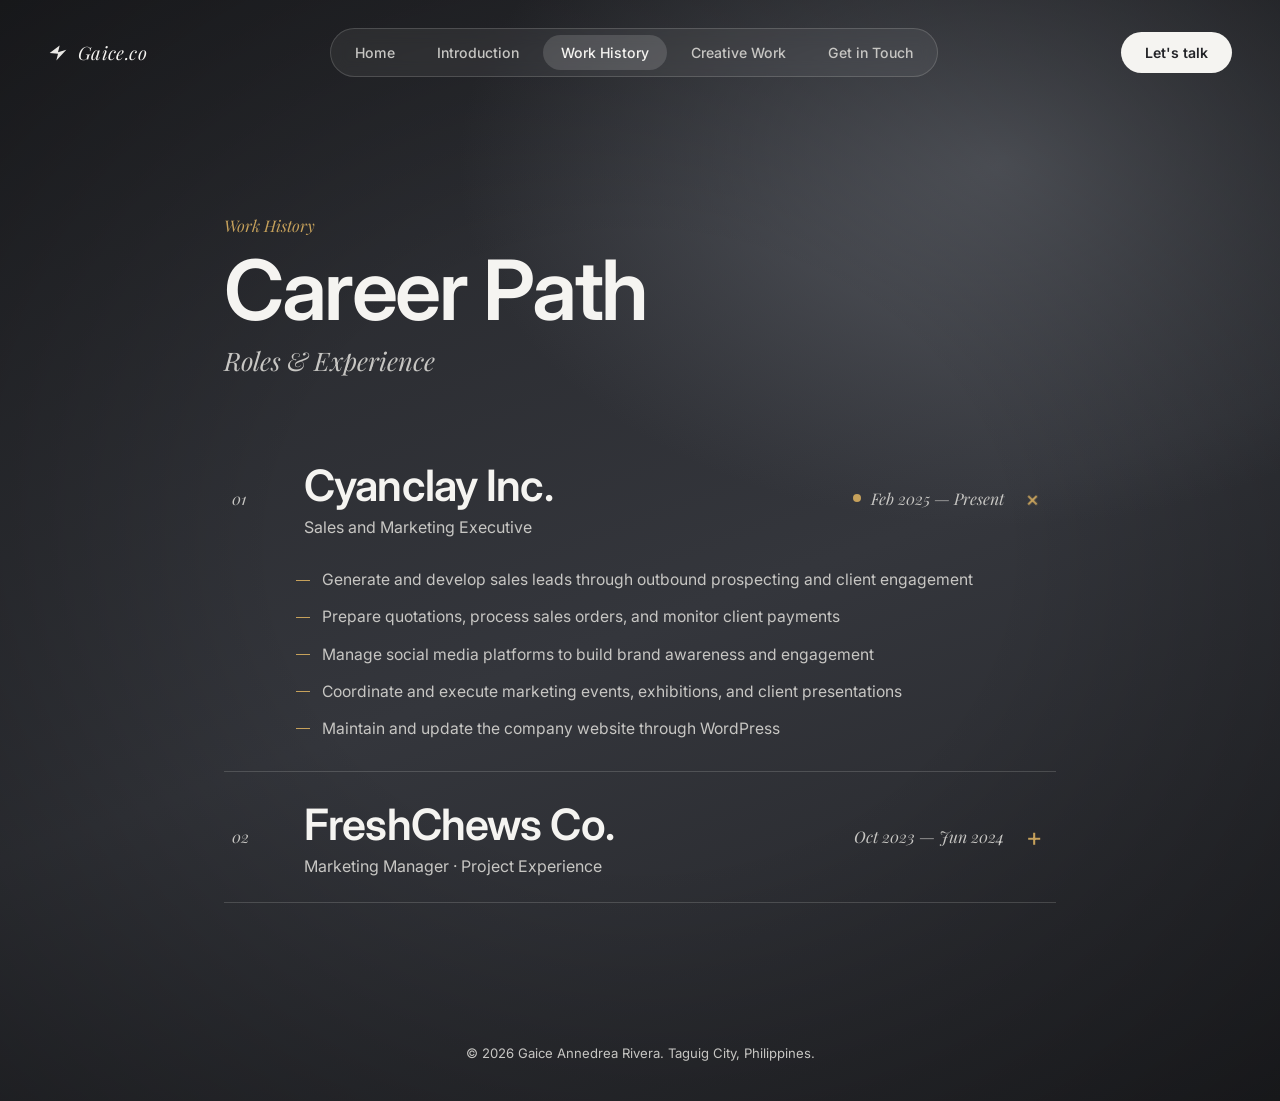
<file: work-history.html>
<!DOCTYPE html>
<html lang="en">
<head>
<meta charset="UTF-8">
<meta name="viewport" content="width=device-width, initial-scale=1.0">
<title>Work History — Gaice</title>
<link rel="preconnect" href="https://fonts.googleapis.com">
<link href="https://fonts.googleapis.com/css2?family=Playfair+Display:ital,wght@0,500;0,600;1,500;1,600&family=Inter:wght@400;500;600&display=swap" rel="stylesheet">
<link rel="stylesheet" href="css/styles.css">
<style>
/* =====================================================================
   SHARED "CREATIVE WORK" LOOK — used by Home, Introduction,
   Work History and Get in Touch (appended; nothing above was removed)
   ===================================================================== */

/* sections sit in a centred column */
.page > section{ width:100%; max-width:960px; align-self:center; }

/* scroll-reveal (only when JS is on) */
.js .reveal{ opacity:0; transform:translateY(24px); transition:opacity .8s ease, transform .8s cubic-bezier(.2,.8,.2,1); transition-delay:var(--d,0ms); }
.js .reveal.in{ opacity:1; transform:none; }

/* animated heading: letters rise in, then wave in gold */
.fx-heading{ font-size:clamp(2.6rem,7vw,5.2rem); line-height:1.05; letter-spacing:-0.03em; font-weight:600; max-width:none; margin-bottom:10px; }
.fx-heading .w{ display:inline-block; white-space:nowrap; }
.fx-heading .ch{
  display:inline-block;
  animation: ch-rise .9s cubic-bezier(.2,.8,.2,1) both, ch-wave 3.8s ease-in-out infinite;
  animation-delay: calc(var(--i) * 55ms), calc(1.2s + var(--i) * 140ms);
}
.fx-heading .amp{ font-family:'Playfair Display', serif; font-style:italic; font-weight:500; color:var(--accent); }
@keyframes ch-rise{ from{ opacity:0; transform:translateY(.6em) rotate(6deg); filter:blur(8px); } to{ opacity:1; transform:none; filter:none; } }
@keyframes ch-wave{ 0%,100%{ transform:translateY(0); } 50%{ transform:translateY(-.12em); color:var(--accent); } }
.section-sub{ font-family:'Playfair Display', serif; font-style:italic; font-size:clamp(1.2rem,2.2vw,1.6rem); color:var(--ink-dim); margin-bottom:56px; }

/* large-text rows (same pattern as the work list) */
.rows{ display:flex; flex-direction:column; }
.row{
  display:grid; grid-template-columns:56px 1fr auto; align-items:center; gap:16px;
  width:100%; padding:26px 8px; background:none; border:none; border-bottom:1px solid var(--line);
  color:var(--ink); font:inherit; text-align:left; text-decoration:none; cursor:pointer;
  transition:opacity .3s ease;
}
.row:focus-visible{ outline:2px solid var(--accent); outline-offset:-2px; }
.row-index{ font-family:'Playfair Display', serif; font-style:italic; color:var(--ink-dim); font-size:1rem; }
.row-name{ font-size:clamp(1.5rem,3.4vw,2.7rem); font-weight:600; letter-spacing:-0.02em; transition:transform .4s cubic-bezier(.2,.8,.2,1), color .25s ease; overflow-wrap:anywhere; }
.row-arrow{ font-size:1.7rem; color:var(--accent); opacity:.35; transition:transform .35s ease, opacity .25s ease; }
.row:hover .row-name, .row:focus-visible .row-name{ transform:translateX(16px); color:var(--accent); }
.row:hover .row-arrow, .row:focus-visible .row-arrow{ opacity:1; transform:translate(4px,-4px); }
.rows:hover .row:not(:hover), .rows:hover .job:not(:hover){ opacity:.4; }

/* ---------- HOME ---------- */
.home{
  display:grid; grid-template-columns:1.1fr .9fr; gap:48px; align-items:center;
  width:100%; max-width:1280px; align-self:center; padding:24px 64px 0; min-height:640px;
  position:relative; z-index:2;
}
.home-name{ font-size:clamp(4.2rem,11vw,9rem); font-weight:600; letter-spacing:-0.04em; line-height:.95; text-transform:uppercase; margin:8px 0 18px; }
.home-typed{ font-family:'Playfair Display', serif; font-style:italic; font-size:clamp(1.2rem,2.4vw,1.7rem); color:var(--ink-dim); min-height:1.6em; }
.caret{ display:inline-block; width:2px; height:.95em; margin-left:4px; vertical-align:-0.1em; background:var(--accent); animation:caret-blink 1s steps(1) infinite; }
@keyframes caret-blink{ 50%{ opacity:0; } }
.home-intro{ max-width:440px; font-size:1.02rem; line-height:1.7; color:var(--ink-dim); margin:26px 0 34px; }
.home-actions{ display:flex; flex-wrap:wrap; gap:12px; }
.ghost{
  display:inline-block; color:var(--ink); text-decoration:none; font-weight:600; font-size:.92rem;
  padding:12px 26px; border-radius:999px; border:1px solid var(--line); transition:background .2s ease, transform .2s ease;
}
.ghost:hover{ background:rgba(255,255,255,.08); transform:translateY(-1px); }
.home-portrait{ position:relative; height:min(72vh,640px); min-height:420px; }
.portrait-frame2{ position:absolute; inset:0 0 0 8%; border-radius:20px; overflow:hidden; border:1px solid var(--line); transition:transform .25s ease-out; }
.portrait-frame2::before{ content:""; position:absolute; inset:0; z-index:2; pointer-events:none; background:linear-gradient(180deg, rgba(35,36,40,0) 55%, rgba(24,25,28,.55) 100%); }
.portrait-frame2 img{ width:100%; height:100%; object-fit:cover; object-position:50% 12%; display:block; filter:saturate(1.05) contrast(1.03); }
.home-portrait::after{ content:""; position:absolute; inset:18px -16px -18px calc(8% + 16px); border:1px solid rgba(198,161,91,.55); border-radius:20px; z-index:-1; }
.home-card{
  position:absolute; left:-4%; bottom:-28px; max-width:300px; z-index:3;
  background:rgba(24,25,28,.78); backdrop-filter:blur(10px); border:1px solid var(--line); border-radius:18px; padding:22px;
  font-size:.9rem; line-height:1.6; color:var(--ink-dim);
  animation:float 6s ease-in-out infinite;
}
@keyframes float{ 0%,100%{ transform:translateY(0); } 50%{ transform:translateY(-8px); } }

/* ---------- INTRODUCTION ---------- */
.bio p{ font-size:clamp(1.05rem,1.7vw,1.3rem); line-height:1.75; color:var(--ink-dim); margin-bottom:22px; max-width:820px; }
.bio p:first-child{ color:var(--ink); }
.skill-row{ grid-template-columns:56px minmax(150px,.9fr) 2fr; cursor:default; }
.skill-row .row-name{ font-size:clamp(1.2rem,2.2vw,1.7rem); }
.chips{ display:flex; flex-wrap:wrap; gap:8px; }
.chips span{ font-size:.82rem; padding:6px 14px; border-radius:999px; background:rgba(255,255,255,.06); border:1px solid var(--line); color:var(--ink); transition:border-color .25s ease, color .25s ease; }
.skill-row:hover .chips span{ border-color:rgba(198,161,91,.6); }
.marquee{ overflow:hidden; border-block:1px solid var(--line); padding:20px 0; -webkit-mask-image:linear-gradient(90deg,transparent,#000 8%,#000 92%,transparent); mask-image:linear-gradient(90deg,transparent,#000 8%,#000 92%,transparent); }
.marquee-track{ display:flex; width:max-content; animation:marq 38s linear infinite; }
.marquee:hover .marquee-track{ animation-play-state:paused; }
.marquee-set{ display:flex; gap:48px; padding-right:48px; flex:none; }
.marquee-set span{ font-family:'Playfair Display', serif; font-style:italic; font-size:clamp(1.2rem,2.4vw,1.8rem); white-space:nowrap; color:var(--ink-dim); }
.marquee-set span::after{ content:"✦"; font-style:normal; color:var(--accent); margin-left:48px; }
@keyframes marq{ to{ transform:translateX(-50%); } }

/* ---------- WORK HISTORY ---------- */
.job{ border-bottom:1px solid var(--line); transition:opacity .3s ease; }
.job .row{ border-bottom:none; grid-template-columns:56px 1fr auto 28px; }
.job-main{ display:flex; flex-direction:column; gap:6px; }
.job-role{ color:var(--ink-dim); font-size:1rem; }
.job-date{ font-family:'Playfair Display', serif; font-style:italic; color:var(--ink-dim); white-space:nowrap; display:flex; align-items:center; gap:10px; }
.pulse{ width:8px; height:8px; border-radius:50%; background:var(--accent); box-shadow:0 0 0 0 rgba(198,161,91,.6); animation:pulse 2s infinite; }
@keyframes pulse{ 70%{ box-shadow:0 0 0 10px rgba(198,161,91,0); } 100%{ box-shadow:0 0 0 0 rgba(198,161,91,0); } }
.job-plus{ font-size:1.6rem; color:var(--accent); transition:transform .35s ease; text-align:center; }
.job.open .job-plus{ transform:rotate(45deg); }
.job-body{ display:grid; grid-template-rows:0fr; transition:grid-template-rows .5s cubic-bezier(.2,.8,.2,1); }
.job.open .job-body{ grid-template-rows:1fr; }
.job-body > div{ overflow:hidden; }
.job-body ul{ list-style:none; padding:4px 8px 30px 72px; display:flex; flex-direction:column; gap:12px; }
.job-body li{ position:relative; padding-left:26px; color:var(--ink-dim); line-height:1.6; font-size:.98rem; }
.job-body li::before{ content:""; position:absolute; left:0; top:.8em; width:14px; height:1px; background:var(--accent); }

/* ---------- CONTACT ---------- */
.lead2{ max-width:560px; color:var(--ink-dim); font-size:1.05rem; line-height:1.7; margin-bottom:44px; }
.contact-row{ grid-template-columns:120px 1fr auto; }
.contact-row .row-index{ text-transform:uppercase; letter-spacing:.08em; font-family:'Inter',sans-serif; font-style:normal; font-size:.74rem; color:var(--accent); }
.contact-row .row-name{ font-size:clamp(1.15rem,2.7vw,2.1rem); }

/* ---------- responsive ---------- */
@media (max-width:1000px){
  .home{ grid-template-columns:1fr; padding:24px 24px 0; text-align:left; }
  .home-portrait{ order:-1; height:380px; min-height:0; margin-bottom:40px; }
  .home-card{ left:8px; bottom:-24px; }
  .row{ grid-template-columns:36px 1fr auto; padding:22px 4px; }
  .skill-row{ grid-template-columns:36px 1fr; }
  .skill-row .chips{ grid-column:2; }
  .job .row{ grid-template-columns:36px 1fr 24px; }
  .job-date{ grid-column:2; grid-row:2; font-size:.9rem; }
  .job-body ul{ padding-left:44px; }
  .contact-row{ grid-template-columns:1fr auto; }
  .contact-row .row-index{ grid-column:1 / -1; }
}
@media (prefers-reduced-motion:reduce){
  .fx-heading .ch, .home-card, .marquee-track, .pulse, .caret{ animation:none !important; }
  .js .reveal{ opacity:1; transform:none; transition:none; }
}

@media (max-width:640px){
  nav{ padding:16px 16px; }
  .nav-pill{ gap:2px; padding:4px; }
  .nav-pill a{ padding:8px 10px; font-size:.74rem; }
  .logo{ font-size:1rem; }
  .talk-btn{ padding:10px 16px; font-size:.8rem; }
  .home-portrait::after{ inset:14px 0 -14px 14px; }
  .portrait-frame2{ inset:0 14px 0 0; }
  .home-card{ max-width:240px; font-size:.82rem; padding:16px; }
  section{ padding:56px 20px; }
}

</style>
<script>document.documentElement.classList.add('js')</script>
</head>
<body>
<div class="page">

  <nav>
    <div class="logo">
      <svg viewBox="0 0 24 24" fill="currentColor"><path d="M2 12 L14 3 L12 11 L22 8 L10 21 L12 13 Z"/></svg>
      Gaice.co
    </div>
    <div class="nav-pill">
      <a href="index.html">Home</a>
      <a href="introduction.html">Introduction</a>
      <a href="work-history.html" class="active">Work History</a>
      <a href="selected-work.html">Creative Work</a>
      <a href="contact.html">Get in Touch</a>
    </div>
    <a href="contact.html" class="talk-btn" style="text-decoration:none;display:inline-block;">Let's talk</a>
  </nav>

<section id="career">
  <div class="section-label">Work History</div>
  <h2 class="section-title fx-heading" data-fx>Career Path</h2>
  <p class="section-sub">Roles &amp; Experience</p>
  <div class="rows">
    <div class="job reveal open">
      <button type="button" class="row" aria-expanded="true" aria-controls="job1">
        <span class="row-index">01</span>
        <span class="job-main"><span class="row-name">Cyanclay Inc.</span><span class="job-role">Sales and Marketing Executive</span></span>
        <span class="job-date"><i class="pulse"></i>Feb 2025 — Present</span>
        <span class="job-plus" aria-hidden="true">+</span>
      </button>
      <div class="job-body" id="job1"><div>
        <ul>
          <li>Generate and develop sales leads through outbound prospecting and client engagement</li>
          <li>Prepare quotations, process sales orders, and monitor client payments</li>
          <li>Manage social media platforms to build brand awareness and engagement</li>
          <li>Coordinate and execute marketing events, exhibitions, and client presentations</li>
          <li>Maintain and update the company website through WordPress</li>
        </ul>
      </div></div>
    </div>
    <div class="job reveal">
      <button type="button" class="row" aria-expanded="false" aria-controls="job2">
        <span class="row-index">02</span>
        <span class="job-main"><span class="row-name">FreshChews Co.</span><span class="job-role">Marketing Manager · Project Experience</span></span>
        <span class="job-date">Oct 2023 — Jun 2024</span>
        <span class="job-plus" aria-hidden="true">+</span>
      </button>
      <div class="job-body" id="job2"><div>
        <ul>
          <li>Developed and implemented marketing strategies to hit company goals</li>
          <li>Created and managed promotional materials across Facebook, Instagram, TikTok, and Shopee</li>
          <li>Responded to customer inquiries and handled feedback professionally</li>
        </ul>
      </div></div>
    </div>
  </div>
</section>

<footer>© 2026 Gaice Annedrea Rivera. Taguig City, Philippines.</footer>

</div>
<script>
(function () {
  var reduce = window.matchMedia && window.matchMedia('(prefers-reduced-motion: reduce)').matches;

  // 1. animated headings: split into letters
  document.querySelectorAll('[data-fx]').forEach(function (h) {
    var text = h.textContent.trim(), i = 0, out = '';
    h.setAttribute('aria-label', text);
    text.split(' ').forEach(function (word, wi, arr) {
      out += '<span class="w" aria-hidden="true">';
      word.split('').forEach(function (c) {
        out += '<span class="ch' + (c === '&' ? ' amp' : '') + '" style="--i:' + (i++) + '">' + (c === '&' ? '&amp;' : c) + '</span>';
      });
      out += '</span>';
      if (wi < arr.length - 1) { out += ' '; i++; }
    });
    h.innerHTML = out;
  });

  // 2. typing line (data-words="one|two|three")
  var typed = document.getElementById('typed');
  if (typed) {
    var words = (typed.getAttribute('data-words') || '').split('|');
    if (reduce) { typed.textContent = words.join(' '); }
    else {
      var w = 0, c = 0, del = false;
      (function tick() {
        var word = words[w];
        c += del ? -1 : 1;
        typed.textContent = word.slice(0, c);
        var d = del ? 40 : 85;
        if (!del && c === word.length) { del = true; d = 1700; }
        else if (del && c === 0) { del = false; w = (w + 1) % words.length; d = 350; }
        setTimeout(tick, d);
      })();
    }
  }

  // 3. scroll reveal
  var items = document.querySelectorAll('.reveal');
  document.querySelectorAll('.rows, .bio, .home-actions').forEach(function (g) {
    g.querySelectorAll('.reveal').forEach(function (el, k) { el.style.setProperty('--d', (k * 90) + 'ms'); });
  });
  if ('IntersectionObserver' in window && !reduce) {
    var io = new IntersectionObserver(function (es) {
      es.forEach(function (e) { if (e.isIntersecting) { e.target.classList.add('in'); io.unobserve(e.target); } });
    }, { threshold: 0.12 });
    items.forEach(function (el) { io.observe(el); });
  } else { items.forEach(function (el) { el.classList.add('in'); }); }

  // 4. work-history accordion (one open at a time)
  var jobs = document.querySelectorAll('.job');
  jobs.forEach(function (job) {
    var head = job.querySelector('.row');
    head.addEventListener('click', function () {
      var open = !job.classList.contains('open');
      jobs.forEach(function (j) { j.classList.remove('open'); j.querySelector('.row').setAttribute('aria-expanded', 'false'); });
      if (open) { job.classList.add('open'); head.setAttribute('aria-expanded', 'true'); }
    });
  });

  // 5. portrait follows the cursor a little
  var frame = document.querySelector('.portrait-frame2');
  if (frame && !reduce && window.matchMedia('(hover: hover)').matches) {
    window.addEventListener('mousemove', function (e) {
      var x = (e.clientX / window.innerWidth - 0.5) * 14, y = (e.clientY / window.innerHeight - 0.5) * 10;
      frame.style.transform = 'translate(' + x.toFixed(1) + 'px,' + y.toFixed(1) + 'px)';
    });
  }
})();

</script>
</body>
</html>
</file>
<file: css/styles.css>
:root{
    --bg-deep: #232428;
    --bg-mid: #34363c;
    --bg-glow: #55585f;
    --ink: #f5f4f1;
    --ink-dim: #c7c6c3;
    --accent: #c6a15b;
    --accent-hover: #d4b374;
    --line: rgba(245,244,241,0.16);
  }

  * { box-sizing: border-box; margin: 0; padding: 0; }

  html{ scroll-behavior: smooth; }

  body{
    font-family: 'Inter', sans-serif;
    background:
      radial-gradient(ellipse 900px 600px at 78% 15%, var(--bg-glow) 0%, transparent 60%),
      linear-gradient(160deg, var(--bg-deep) 0%, var(--bg-mid) 55%, var(--bg-deep) 100%);
    color: var(--ink);
    min-height: 100vh;
    overflow-x: hidden;
  }

  .page{
    position: relative;
    min-height: 100vh;
    display: flex;
    flex-direction: column;
  }

  /* subtle grain / vignette */
  .page::after{
    content:"";
    position:absolute; inset:0;
    background: radial-gradient(ellipse at center, transparent 40%, rgba(0,0,0,0.35) 100%);
    pointer-events:none;
  }

  /* ---------- NAV ---------- */
  nav{
    display:flex; align-items:center; justify-content:space-between;
    padding: 28px 48px;
    position: relative; z-index: 10;
  }

  .logo{
    display:flex; align-items:center; gap:10px;
    font-family:'Playfair Display', serif;
    font-style: italic;
    font-size: 1.15rem;
    letter-spacing: 0.02em;
  }
  .logo svg{ width:20px; height:20px; opacity:0.95; }

  .nav-pill{
    display:flex; gap:6px;
    background: rgba(255,255,255,0.06);
    border: 1px solid var(--line);
    backdrop-filter: blur(8px);
    border-radius: 999px;
    padding: 6px;
  }
  .nav-pill a{
    color: var(--ink-dim);
    text-decoration:none;
    font-size: 0.88rem;
    font-weight: 500;
    padding: 9px 18px;
    border-radius: 999px;
    transition: all 0.25s ease;
  }
  .nav-pill a:hover, .nav-pill a:focus-visible{
    color: var(--ink);
    background: rgba(255,255,255,0.1);
    outline: none;
  }
  .nav-pill a.active{
    background: rgba(255,255,255,0.14);
    color: var(--ink);
  }

  .talk-btn{
    background: var(--ink);
    color: var(--bg-deep);
    border:none;
    font-family:'Inter', sans-serif;
    font-weight: 600;
    font-size: 0.88rem;
    padding: 12px 24px;
    border-radius: 999px;
    cursor:pointer;
    transition: transform 0.2s ease, background 0.2s ease;
  }
  .talk-btn:hover{ background:#fff; transform: translateY(-1px); }
  .talk-btn:focus-visible{ outline: 2px solid var(--accent); outline-offset: 3px; }

  /* ---------- HERO ---------- */
  .hero{
    flex:1;
    display:grid;
    grid-template-columns: 1fr 1fr;
    align-items: stretch;
    position: relative;
    min-height: 620px;
  }

  .hero-left{
    display:flex;
    flex-direction: column;
    justify-content: center;
    padding: 0 0 0 64px;
    position: relative;
    z-index: 3;
  }

  .eyebrow{
    font-family:'Playfair Display', serif;
    font-style: italic;
    font-weight: 500;
    font-size: 2.6rem;
    line-height: 1;
    color: var(--ink);
  }
  .headline{
    font-family:'Inter', sans-serif;
    font-weight: 600;
    font-size: 5.4rem;
    line-height: 0.98;
    letter-spacing: -0.02em;
    margin-top: 6px;
    text-transform: uppercase;
  }
  .role{
    font-family:'Playfair Display', serif;
    font-style: italic;
    font-size: 1.25rem;
    color: var(--ink-dim);
    margin-top: 22px;
  }
  .intro{
    max-width: 320px;
    font-size: 0.98rem;
    line-height: 1.6;
    color: var(--ink-dim);
    margin-top: 34px;
  }

  /* ---------- PORTRAIT PLACEHOLDER ---------- */
  .hero-portrait{
    position: relative;
    display:flex;
    align-items:flex-end;
    justify-content:center;
    z-index: 2;
  }
  .portrait-frame{
    width: 78%;
    height: 92%;
    align-self: flex-end;
    border-radius: 18px 18px 0 0;
    overflow: hidden;
    position: relative;
    border: 1px solid var(--line);
  }
  .portrait-frame::after{
    content:"";
    position:absolute; inset:0;
    background: linear-gradient(180deg, rgba(35,36,40,0) 55%, rgba(24,25,28,0.55) 100%),
                linear-gradient(0deg, rgba(85,88,95,0.15), transparent 40%);
    pointer-events: none;
  }
  .portrait-frame img{
    width: 100%;
    height: 100%;
    object-fit: cover;
    object-position: 50% 12%;
    display: block;
    filter: saturate(1.05) contrast(1.03);
  }

  /* ---------- RIGHT SIDE BLURB ---------- */
  .hero-right{
    position:absolute;
    right: 48px;
    bottom: 64px;
    max-width: 280px;
    z-index: 4;
    text-align: left;
    background: rgba(24,25,28,0.72);
    backdrop-filter: blur(10px);
    border: 1px solid var(--line);
    border-radius: 18px;
    padding: 24px;
  }
  .hero-right p{
    font-size: 0.92rem;
    line-height: 1.55;
    color: var(--ink-dim);
    margin-bottom: 22px;
  }
  .cta{
    display:inline-block;
    background: var(--accent);
    color: #24211a;
    font-weight: 600;
    font-size: 0.92rem;
    text-decoration:none;
    padding: 13px 26px;
    border-radius: 999px;
    transition: background 0.2s ease, transform 0.2s ease;
  }
  .cta:hover{ background: var(--accent-hover); transform: translateY(-1px); }
  .cta:focus-visible{ outline: 2px solid var(--ink); outline-offset: 3px; }

  /* ---------- SECTIONS ---------- */
  section{
    position: relative;
    z-index: 2;
    padding: 110px 64px;
    max-width: 1280px;
    margin: 0 auto;
  }
  .section-label{
    font-family:'Playfair Display', serif;
    font-style: italic;
    color: var(--accent);
    font-size: 1rem;
    margin-bottom: 10px;
  }
  .section-title{
    font-size: 2.6rem;
    font-weight: 600;
    letter-spacing: -0.01em;
    margin-bottom: 44px;
    max-width: 620px;
  }
  .divider{
    height: 1px;
    background: linear-gradient(90deg, var(--line), transparent);
    margin: 0 64px;
  }

  /* About */
  #about .about-grid{
    display:grid;
    grid-template-columns: 1.1fr 1fr;
    gap: 56px;
    align-items: start;
  }
  #about p{
    font-size: 1.05rem;
    line-height: 1.75;
    color: var(--ink-dim);
    margin-bottom: 18px;
  }
  .skills-box{
    background: rgba(255,255,255,0.04);
    border: 1px solid var(--line);
    border-radius: 16px;
    padding: 28px;
  }
  .skills-box h4{
    font-size: 0.78rem;
    text-transform: uppercase;
    letter-spacing: 0.08em;
    color: var(--accent);
    margin-bottom: 8px;
  }
  .skills-box .skill-group{ margin-bottom: 20px; }
  .skills-box .skill-group:last-child{ margin-bottom: 0; }
  .skills-box .tags{ display:flex; flex-wrap:wrap; gap:8px; margin-top: 8px; }
  .skills-box .tags span{
    font-size: 0.82rem;
    padding: 6px 14px;
    border-radius: 999px;
    background: rgba(255,255,255,0.06);
    border: 1px solid var(--line);
    color: var(--ink);
  }

  /* Experience */
  .timeline{ display:flex; flex-direction:column; gap: 0; }
  .timeline-item{
    display:grid;
    grid-template-columns: 200px 1fr;
    gap: 32px;
    padding: 32px 0;
    border-top: 1px solid var(--line);
  }
  .timeline-item:last-child{ border-bottom: 1px solid var(--line); }
  .timeline-date{
    font-family:'Playfair Display', serif;
    font-style: italic;
    color: var(--ink-dim);
    font-size: 0.95rem;
  }
  .timeline-role{ font-size: 1.25rem; font-weight: 600; margin-bottom: 4px; }
  .timeline-org{ color: var(--accent); font-size: 0.95rem; margin-bottom: 14px; }
  .timeline-item ul{ padding-left: 18px; color: var(--ink-dim); font-size: 0.94rem; line-height: 1.7; }

  /* Projects */
  .project-grid{
    display:grid;
    grid-template-columns: repeat(3, 1fr);
    gap: 24px;
  }
  .project-card{
    background: rgba(255,255,255,0.04);
    border: 1px solid var(--line);
    border-radius: 16px;
    padding: 28px;
    transition: transform 0.25s ease, background 0.25s ease;
  }
  .project-card:hover{ transform: translateY(-4px); background: rgba(255,255,255,0.07); }
  .project-tag{
    font-size: 0.72rem;
    text-transform: uppercase;
    letter-spacing: 0.08em;
    color: var(--accent);
    margin-bottom: 12px;
    display:block;
  }
  .project-card h3{ font-size: 1.2rem; margin-bottom: 10px; }
  .project-card p{ color: var(--ink-dim); font-size: 0.92rem; line-height: 1.6; }

  /* Project groups */
  .project-group{ margin-bottom: 56px; }
  .project-group:last-child{ margin-bottom: 0; }
  .group-title{
    font-family:'Playfair Display', serif;
    font-style: italic;
    font-size: 1.3rem;
    color: var(--accent);
    margin-bottom: 20px;
    padding-bottom: 10px;
    border-bottom: 1px solid var(--line);
  }

  /* Achievements strip */
  .achv-strip{
    display:flex; flex-wrap:wrap; gap: 12px;
    margin-top: 48px;
  }
  .achv-strip span{
    font-size: 0.85rem;
    padding: 10px 18px;
    border-radius: 999px;
    border: 1px solid var(--line);
    color: var(--ink-dim);
  }

  /* Contact */
  #contact{ text-align:center; padding-bottom: 140px; }
  #contact .section-title{ margin: 0 auto 20px; }
  #contact p.lead{
    color: var(--ink-dim);
    max-width: 480px;
    margin: 0 auto 40px;
    font-size: 1.02rem;
    line-height: 1.6;
  }
  .contact-links{
    display:flex; justify-content:center; gap: 16px; flex-wrap: wrap;
  }
  .contact-links a{
    display:flex; align-items:center; gap:8px;
    text-decoration:none;
    color: var(--ink);
    border: 1px solid var(--line);
    padding: 14px 24px;
    border-radius: 999px;
    font-size: 0.92rem;
    transition: background 0.2s ease, transform 0.2s ease;
  }
  .contact-links a:hover{ background: rgba(255,255,255,0.08); transform: translateY(-1px); }

  footer{
    text-align:center;
    padding: 32px 24px 40px;
    color: var(--ink-dim);
    font-size: 0.82rem;
    position: relative; z-index: 2;
  }

  /* ---------- RESPONSIVE ---------- */
  @media (max-width: 1000px){
    nav{ padding: 20px 24px; flex-wrap: wrap; gap: 14px; }
    .nav-pill{ order:3; width:100%; justify-content:center; }
    .hero{ grid-template-columns: 1fr; min-height: auto; }
    .hero-left{ padding: 48px 24px 0; text-align:center; align-items:center; }
    .intro{ margin-left:auto; margin-right:auto; }
    .headline{ font-size: 3.2rem; }
    .eyebrow{ font-size: 1.8rem; }
    .hero-portrait{ order:-1; height: 340px; margin-top: 24px; }
    .portrait-frame{ width:70%; height:100%; }
    .hero-right{ position: static; max-width: 100%; padding: 32px 24px 48px; text-align:center; }

    section{ padding: 72px 24px; }
    .divider{ margin: 0 24px; }
    #about .about-grid{ grid-template-columns: 1fr; gap: 32px; }
    .timeline-item{ grid-template-columns: 1fr; gap: 8px; }
    .project-grid{ grid-template-columns: 1fr; }
    .section-title{ font-size: 2rem; }
  }

  @media (prefers-reduced-motion: reduce){
    * { transition: none !important; }
  }
</file>
